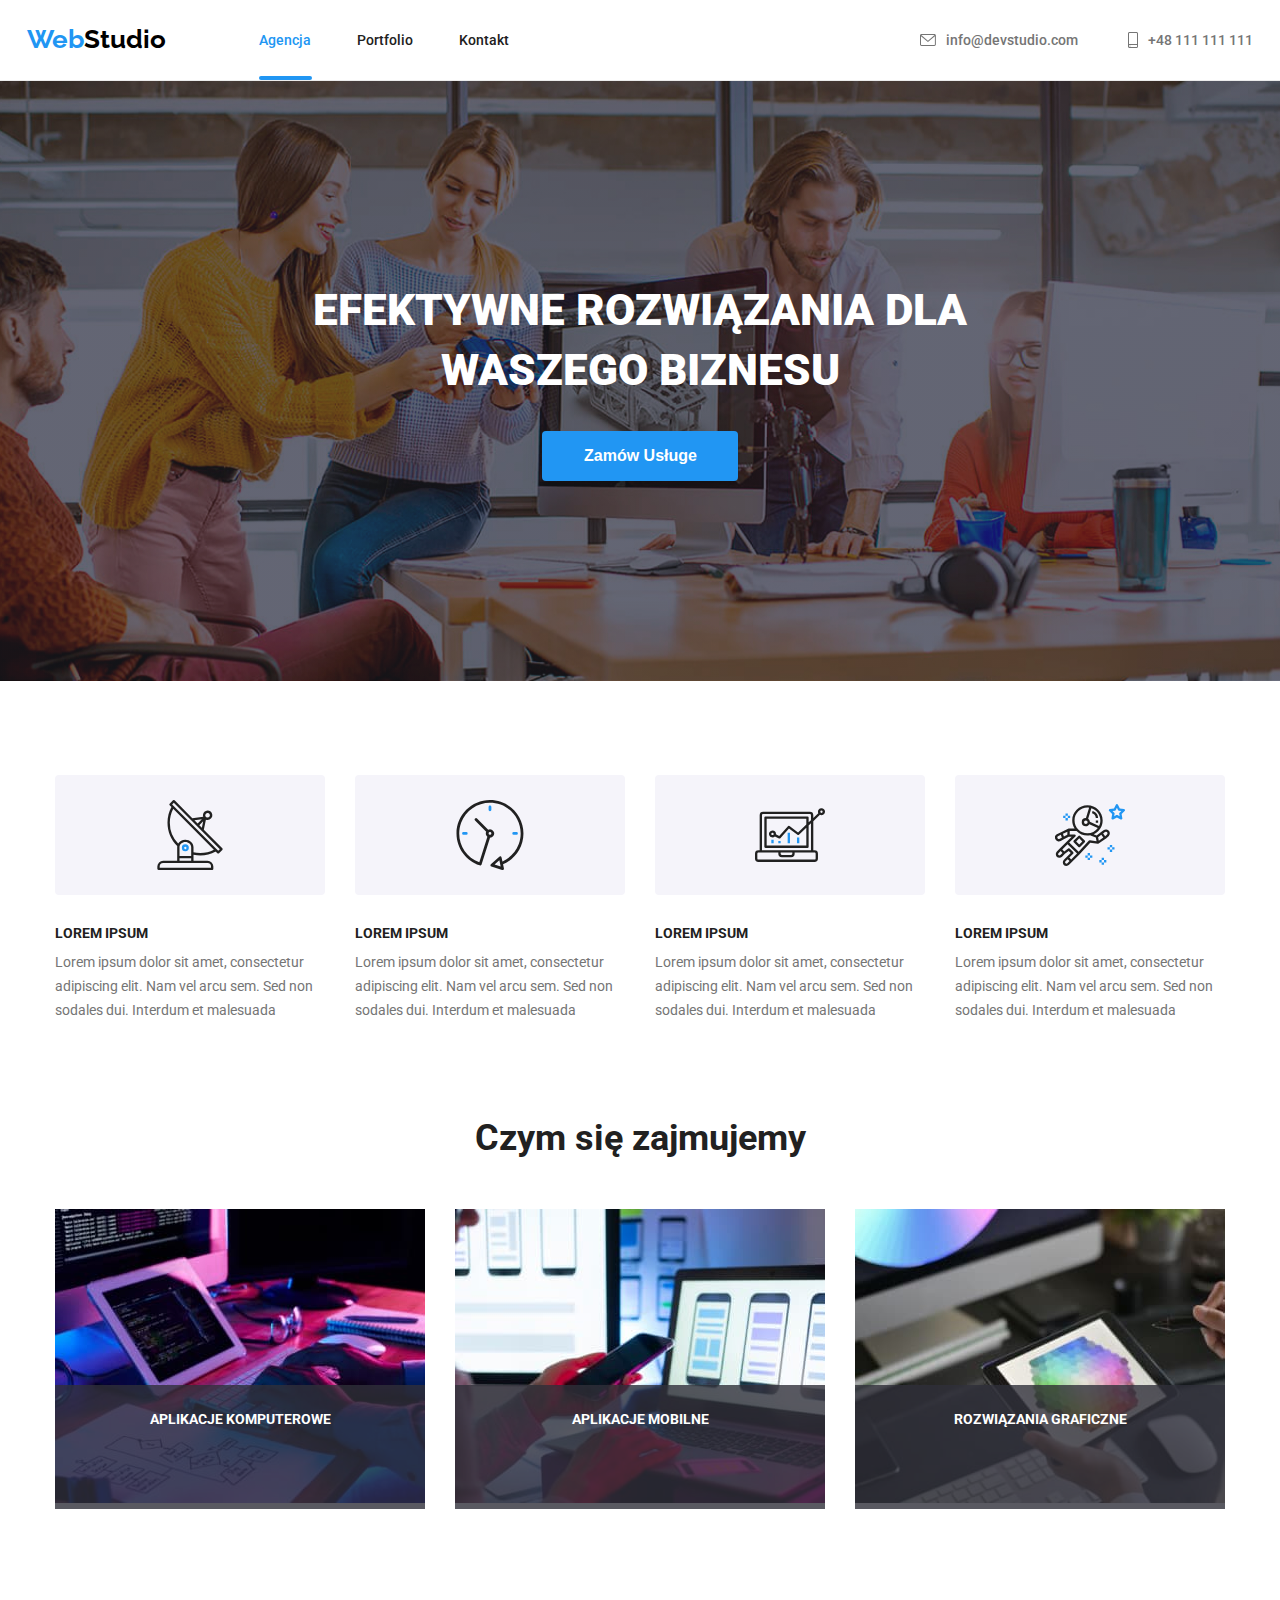
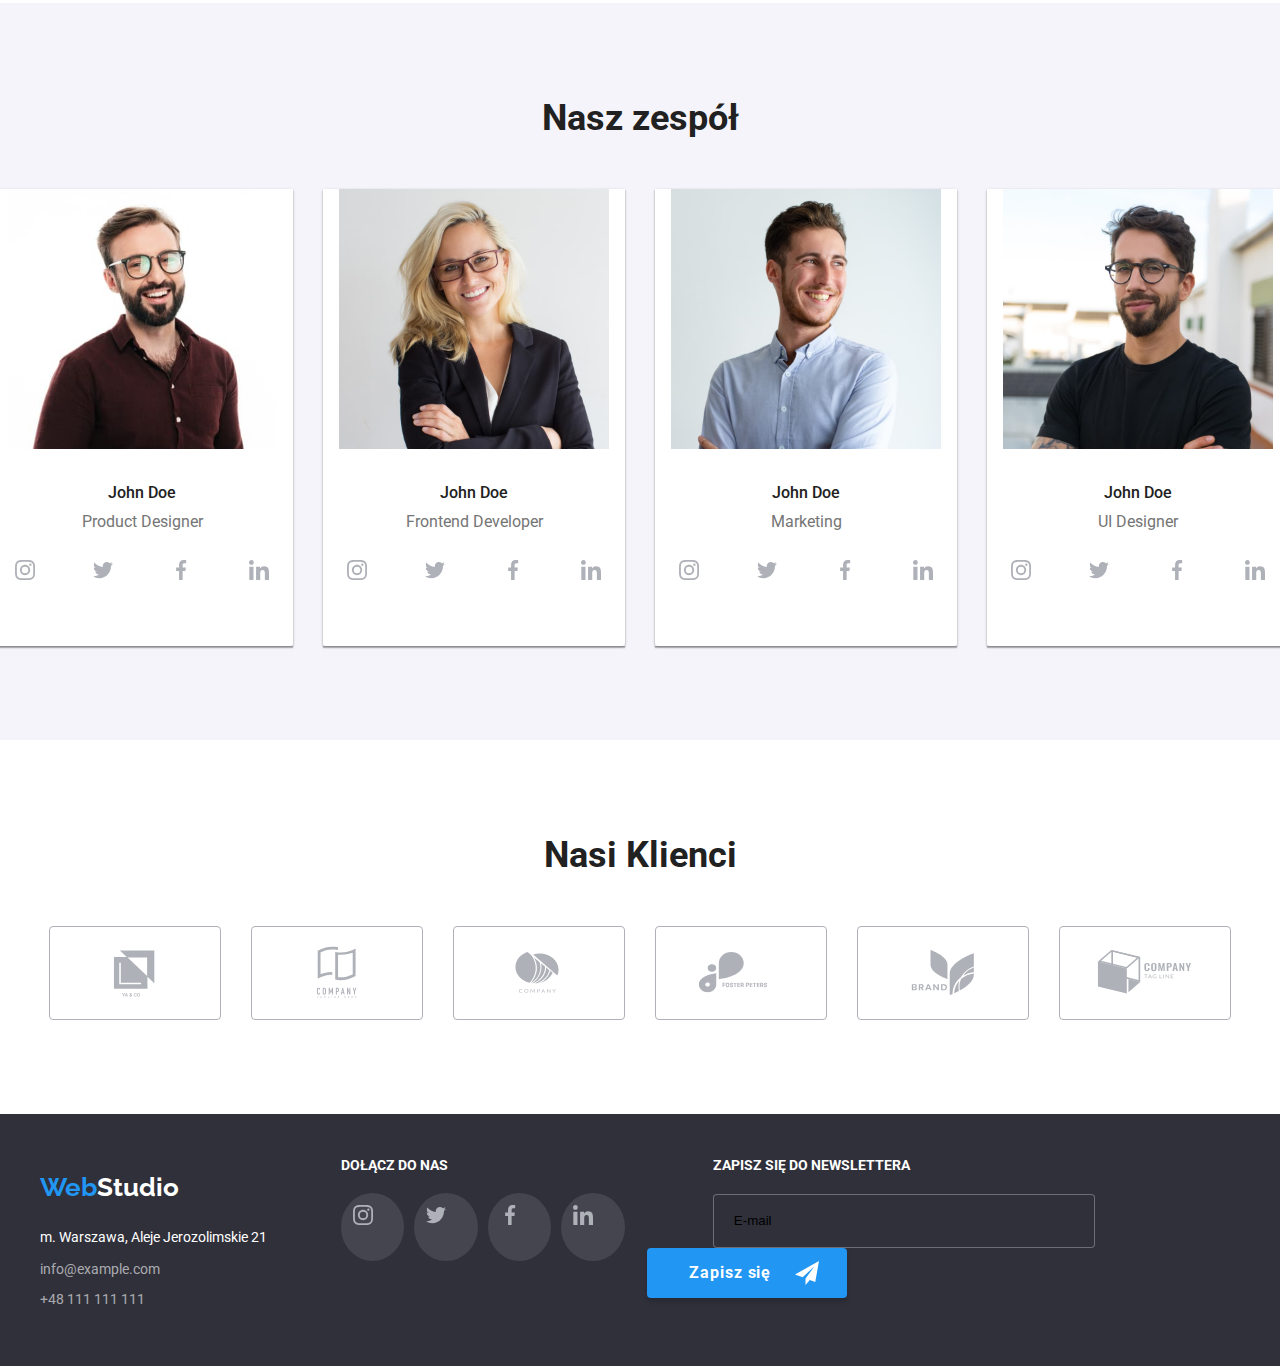
<file: index.html>
<!DOCTYPE html>
<html lang="pl">
    <head>
        <meta charset="UTF-8" />
        <meta http-equiv="X-UA-Compatible" content="IE=edge" />
        <meta name="viewport" content="width=device-width, initial-scale=1.0" />
        <title>Zadanie-6</title>
        <link
            rel="stylesheet"
            href="https://cdnjs.cloudflare.com/ajax/libs/modern-normalize/1.1.0/modern-normalize.min.css"
            integrity="sha512-wpPYUAdjBVSE4KJnH1VR1HeZfpl1ub8YT/NKx4PuQ5NmX2tKuGu6U/JRp5y+Y8XG2tV+wKQpNHVUX03MfMFn9Q=="
            crossorigin="anonymous"
            referrerpolicy="no-referrer"
        />
        <link rel="preconnect" href="https://fonts.googleapis.com" />
        <link rel="preconnect" href="https://fonts.gstatic.com" crossorigin />
        <link
            href="https://fonts.googleapis.com/css2?family=Raleway:wght@700&family=Roboto:wght@400;500;700;900&display=swap"
            rel="stylesheet"
        />
        <link rel="stylesheet" href="./css/styles.css" />
    </head>
    <body>
        <header class="header-border">
            <div class="container">
                <a href="./index.html"
                    ><span class="web-logo">Web</span
                    ><span class="studio-logo">Studio</span></a
                >

                <nav>
                    <ul class="nav-section">
                        <li class="nav-selection">
                            <a class="nav-link nav-active" href="./index.html"
                                >Agencja</a
                            >
                        </li>
                        <li>
                            <a class="nav-link" href="./portfolio.html"
                                >Portfolio</a
                            >
                        </li>
                        <li><a class="nav-link" href="#">Kontakt</a></li>
                    </ul>
                </nav>
                <ul class="header-contact">
                    <li>
                        <a
                            class="contact phone-envelope"
                            href="mailto:info@devstudio.com"
                            ><svg width="16px" height="12px">
                                <use
                                    href="./images/icons.svg#icon-envelope"
                                ></use>
                            </svg>
                            info@devstudio.com</a
                        >
                    </li>
                    <li>
                        <a
                            class="contact phone-envelope"
                            href="tel:+48111111111"
                            ><svg width="10px" height="16px">
                                <use
                                    href="./images/icons.svg#icon-smartphone"
                                ></use>
                            </svg>
                            +48&nbsp;111&nbsp;111&nbsp;111</a
                        >
                    </li>
                </ul>
            </div>
        </header>
        <main>
            <section class="main-background main-image">
                <div class="container main-content">
                    <h1 class="main-text">
                        EFEKTYWNE ROZWIĄZANIA DLA WASZEGO BIZNESU
                    </h1>
                    <button
                        data-modal-open
                        class="service-button"
                        type="button"
                    >
                        Zamów Usługe
                    </button>
                    <div class="backdrop is-hidden" data-modal>
                        <div class="modal">
                            <button
                                class="close-modal"
                                data-modal-close
                                type="button"
                            >
                                <svg width="18px" height="18px">
                                    <use
                                        href="./images/icons.svg#icon-close"
                                    ></use>
                                </svg>
                            </button>
                            <p>Zostaw swoje dane w formularzu poniżej</p>
                            <form>
                                <label>
                                    <span class="input-title">Imię</span>
                                    <input
                                        type="text"
                                        name="Imie"
                                        class="modal-input"
                                    />
                                    <svg
                                        class="icon-label"
                                        width="18px"
                                        height="18px"
                                    >
                                        <use
                                            href="./images/icons.svg#icon-person-black"
                                        ></use>
                                    </svg>
                                </label>
                                <label>
                                    <span class="input-title">Telefon</span>
                                    <input
                                        type="tel"
                                        name="telefon"
                                        class="modal-input"
                                    />
                                    <svg
                                        class="icon-label"
                                        width="18px"
                                        height="18px"
                                    >
                                        <use
                                            href="./images/icons.svg#icon-phone-black"
                                        ></use>
                                    </svg>
                                </label>
                                <label>
                                    <span class="input-title">Email</span>
                                    <input
                                        type="email"
                                        name="email"
                                        class="modal-input"
                                    />
                                    <svg
                                        class="icon-label"
                                        width="18px"
                                        height="18px"
                                    >
                                        <use
                                            href="./images/icons.svg#icon-email-black"
                                        ></use>
                                    </svg>
                                </label>
                                <label>
                                    <span class="input-title">Komentarz</span>
                                    <textarea
                                        class="input-comment"
                                        name="comment"
                                        placeholder="Wprowadz tekst"
                                    ></textarea>
                                </label>
                                <label class="accept-text">
                                    <div class="check-box">
                                        <input type="checkbox" name="accept" />
                                        <span class="modal-check"> </span>
                                        <span>
                                            Oświadczam iż akceptuję
                                            <a class="modal-accept" href="#"
                                                >Regulamin</a
                                            >
                                            i
                                            <a class="modal-accept" href="#"
                                                >Politykę Prywatności.</a
                                            >
                                        </span>
                                    </div>
                                </label>
                                <button type="submit" class="submit-modal">
                                    Wyślij
                                </button>
                            </form>
                        </div>
                    </div>
                </div>
            </section>
            <section class="section">
                <div class="container">
                    <ul class="body-contents">
                        <li>
                            <div class="lorem-icon">
                                <svg width="70px" height="70px">
                                    <use
                                        href="./images/icons.svg#icon-antenna"
                                    ></use>
                                </svg>
                            </div>
                            <h4>LOREM IPSUM</h4>
                            <p>
                                Lorem ipsum dolor sit amet, consectetur
                                adipiscing elit. Nam vel arcu sem. Sed non
                                sodales dui. Interdum et malesuada
                            </p>
                        </li>
                        <li>
                            <div class="lorem-icon">
                                <svg width="70px" height="70px">
                                    <use
                                        href="./images/icons.svg#icon-clock"
                                    ></use>
                                </svg>
                            </div>
                            <h4>LOREM IPSUM</h4>
                            <p>
                                Lorem ipsum dolor sit amet, consectetur
                                adipiscing elit. Nam vel arcu sem. Sed non
                                sodales dui. Interdum et malesuada
                            </p>
                        </li>
                        <li>
                            <div class="lorem-icon">
                                <svg width="70px" height="70px">
                                    <use
                                        href="./images/icons.svg#icon-diagram"
                                    ></use>
                                </svg>
                            </div>
                            <h4>LOREM IPSUM</h4>
                            <p>
                                Lorem ipsum dolor sit amet, consectetur
                                adipiscing elit. Nam vel arcu sem. Sed non
                                sodales dui. Interdum et malesuada
                            </p>
                        </li>
                        <li>
                            <div class="lorem-icon">
                                <svg width="70px" height="70px">
                                    <use
                                        href="./images/icons.svg#icon-astronaut"
                                    ></use>
                                </svg>
                            </div>
                            <h4>LOREM IPSUM</h4>
                            <p>
                                Lorem ipsum dolor sit amet, consectetur
                                adipiscing elit. Nam vel arcu sem. Sed non
                                sodales dui. Interdum et malesuada
                            </p>
                        </li>
                    </ul>
                </div>
            </section>
            <section class="section no-padding">
                <div class="container main-content">
                    <h2 class="present-and-team-title">Czym się zajmujemy</h2>
                    <ul class="what-we-do">
                        <li>
                            <figure class="wwd-title">
                                <img
                                    src="./images/image1.jpg"
                                    alt="programista-kodujący-program"
                                    width="370"
                                    height="294"
                                />
                                <figcaption class="wwd-img-title">
                                    APLIKACJE KOMPUTEROWE
                                </figcaption>
                            </figure>
                        </li>
                        <li>
                            <figure class="wwd-title">
                                <img
                                    src="./images/image2.jpg"
                                    alt="projektant-pracujący-nad-aplikacją-na-telefon"
                                    width="370"
                                    height="294"
                                />
                                <figcaption class="wwd-img-title">
                                    APLIKACJE MOBILNE
                                </figcaption>
                            </figure>
                        </li>
                        <li>
                            <figure class="wwd-title">
                                <img
                                    src="./images/image3.jpg"
                                    alt="designer-pracujący-nad-kolorystyką-strony"
                                    width="370"
                                    height="294"
                                />
                                <figcaption class="wwd-img-title">
                                    ROZWIĄZANIA GRAFICZNE
                                </figcaption>
                            </figure>
                        </li>
                    </ul>
                </div>
            </section>
            <section class="team-backgroud section">
                <div class="container main-content">
                    <h2 class="present-and-team-title">Nasz zespół</h2>
                    <ul class="image-title">
                        <li class="our-team-shadow">
                            <figure class="team-border">
                                <img
                                    src="./images/image4.jpg"
                                    alt="Product-Designer"
                                    width="270"
                                    height="260"
                                />
                                <figcaption>
                                    <h4>John Doe</h4>
                                    <p>Product Designer</p>
                                    <div class="social-section">
                                        <a class="social-icon-box" href="#">
                                            <svg width="20px" height="20px">
                                                <use
                                                    href="./images/icons.svg#icon-instagram"
                                                ></use>
                                            </svg>
                                        </a>
                                        <a class="social-icon-box" href="#">
                                            <svg width="20px" height="20px">
                                                <use
                                                    href="./images/icons.svg#icon-twitter"
                                                ></use>
                                            </svg>
                                        </a>
                                        <a class="social-icon-box" href="#">
                                            <svg width="20px" height="20px">
                                                <use
                                                    href="./images/icons.svg#icon-facebook"
                                                ></use>
                                            </svg>
                                        </a>
                                        <a class="social-icon-box" href="#">
                                            <svg width="20px" height="20px">
                                                <use
                                                    href="./images/icons.svg#icon-linkedin"
                                                ></use>
                                            </svg>
                                        </a>
                                    </div>
                                </figcaption>
                            </figure>
                        </li>
                        <li class="our-team-shadow">
                            <figure class="team-border">
                                <img
                                    src="./images/image5.jpg"
                                    alt="Frontend Developer"
                                    width="270"
                                    height="260"
                                />
                                <figcaption>
                                    <h4>John Doe</h4>
                                    <p>Frontend Developer</p>
                                    <div class="social-section">
                                        <a class="social-icon-box" href="#">
                                            <svg width="20px" height="20px">
                                                <use
                                                    href="./images/icons.svg#icon-instagram"
                                                ></use>
                                            </svg>
                                        </a>
                                        <a class="social-icon-box" href="#">
                                            <svg width="20px" height="20px">
                                                <use
                                                    href="./images/icons.svg#icon-twitter"
                                                ></use>
                                            </svg>
                                        </a>
                                        <a class="social-icon-box" href="#">
                                            <svg width="20px" height="20px">
                                                <use
                                                    href="./images/icons.svg#icon-facebook"
                                                ></use>
                                            </svg>
                                        </a>
                                        <a class="social-icon-box" href="#">
                                            <svg width="20px" height="20px">
                                                <use
                                                    href="./images/icons.svg#icon-linkedin"
                                                ></use>
                                            </svg>
                                        </a>
                                    </div>
                                </figcaption>
                            </figure>
                        </li>
                        <li class="our-team-shadow">
                            <figure class="team-border">
                                <img
                                    src="./images/image6.jpg"
                                    alt="Marketing"
                                    width="270"
                                    height="260"
                                />
                                <figcaption>
                                    <h4>John Doe</h4>
                                    <p>Marketing</p>
                                    <div class="social-section">
                                        <a class="social-icon-box" href="#">
                                            <svg width="20px" height="20px">
                                                <use
                                                    href="./images/icons.svg#icon-instagram"
                                                ></use>
                                            </svg>
                                        </a>
                                        <a class="social-icon-box" href="#">
                                            <svg width="20px" height="20px">
                                                <use
                                                    href="./images/icons.svg#icon-twitter"
                                                ></use>
                                            </svg>
                                        </a>
                                        <a class="social-icon-box" href="#">
                                            <svg width="20px" height="20px">
                                                <use
                                                    href="./images/icons.svg#icon-facebook"
                                                ></use>
                                            </svg>
                                        </a>
                                        <a class="social-icon-box" href="#">
                                            <svg width="20px" height="20px">
                                                <use
                                                    href="./images/icons.svg#icon-linkedin"
                                                ></use>
                                            </svg>
                                        </a>
                                    </div>
                                </figcaption>
                            </figure>
                        </li>
                        <li class="our-team-shadow">
                            <figure class="team-border">
                                <img
                                    src="./images/image7.jpg"
                                    alt="UI Designer"
                                    width="270"
                                    height="260"
                                />
                                <figcaption>
                                    <h4>John Doe</h4>
                                    <p>UI Designer</p>
                                    <div class="social-section">
                                        <a class="social-icon-box" href="#">
                                            <svg width="20px" height="20px">
                                                <use
                                                    href="./images/icons.svg#icon-instagram"
                                                ></use>
                                            </svg>
                                        </a>
                                        <a class="social-icon-box" href="#">
                                            <svg width="20px" height="20px">
                                                <use
                                                    href="./images/icons.svg#icon-twitter"
                                                ></use>
                                            </svg>
                                        </a>
                                        <a class="social-icon-box" href="#">
                                            <svg width="20px" height="20px">
                                                <use
                                                    href="./images/icons.svg#icon-facebook"
                                                ></use>
                                            </svg>
                                        </a>
                                        <a class="social-icon-box" href="#">
                                            <svg width="20px" height="20px">
                                                <use
                                                    href="./images/icons.svg#icon-linkedin"
                                                ></use>
                                            </svg>
                                        </a>
                                    </div>
                                </figcaption>
                            </figure>
                        </li>
                    </ul>
                </div>
            </section>
            <section class="section">
                <div class="container main-content">
                    <h2 class="present-and-team-title">Nasi Klienci</h2>
                    <div class="our-client-section">
                        <a class="our-client" href="#">
                            <svg width="106px" height="60.04px">
                                <use href="./images/icons.svg#icon-logo"></use>
                            </svg>
                        </a>
                        <a class="our-client" href="#">
                            <svg width="106px" height="60.04px">
                                <use href="./images/icons.svg#icon-logo2"></use>
                            </svg>
                        </a>
                        <a class="our-client" href="#">
                            <svg width="106px" height="60.04px">
                                <use href="./images/icons.svg#icon-logo3"></use>
                            </svg>
                        </a>
                        <a class="our-client" href="#">
                            <svg width="106px" height="60.04px">
                                <use href="./images/icons.svg#icon-logo4"></use>
                            </svg>
                        </a>
                        <a class="our-client" href="#">
                            <svg width="106px" height="60.04px">
                                <use href="./images/icons.svg#icon-logo5"></use>
                            </svg>
                        </a>
                        <a class="our-client" href="#">
                            <svg width="106px" height="60.04px">
                                <use href="./images/icons.svg#icon-logo6"></use>
                            </svg>
                        </a>
                    </div>
                </div>
            </section>
            <script src="./js/modal.js"></script>
        </main>
        <footer class="footer-background">
            <div class="container footer">
                <div class="footer-section">
                    <address>
                        <a href="./index.html">
                            <span class="web-logo">Web</span
                            ><span class="studio-logo-ft">Studio</span></a
                        >
                        <p class="footer-adress">
                            m. Warszawa, Aleje Jerozolimskie 21
                        </p>
                        <p class="footer-contact">info@example.com</p>
                        <p class="footer-contact">
                            +48&nbsp;111&nbsp;111&nbsp;111
                        </p>
                    </address>
                    <div class="footer">
                        <h3 class="join-us">DOŁĄCZ DO NAS</h3>
                        <div class="social-footer">
                            <a class="social-icon-box-ft" href="#">
                                <svg width="20px" height="20px">
                                    <use
                                        href="./images/icons.svg#icon-instagram"
                                    ></use>
                                </svg>
                            </a>
                            <a class="social-icon-box-ft" href="#">
                                <svg width="20px" height="20px">
                                    <use
                                        href="./images/icons.svg#icon-twitter"
                                    ></use>
                                </svg>
                            </a>
                            <a class="social-icon-box-ft" href="#">
                                <svg width="20px" height="20px">
                                    <use
                                        href="./images/icons.svg#icon-facebook"
                                    ></use>
                                </svg>
                            </a>
                            <a class="social-icon-box-ft" href="#">
                                <svg width="20px" height="20px">
                                    <use
                                        href="./images/icons.svg#icon-linkedin"
                                    ></use>
                                </svg>
                            </a>
                            <div class="footer">
                                <h3 class="newsletter">
                                    ZAPISZ SIĘ DO NEWSLETTERA
                                </h3>
                                <form>
                                    <label>
                                        <input
                                            class="news-label"
                                            type="email"
                                            name="email"
                                            placeholder="E-mail"
                                        />
                                    </label>
                                    <button type="submit" class="zs-button">
                                        Zapisz się
                                        <svg
                                            class="send-icon"
                                            width="24px"
                                            height="24px"
                                        >
                                            <use
                                                href="./images/icons.svg#icon-icon-send"
                                            ></use>
                                        </svg>
                                    </button>
                                </form>
                            </div>
                        </div>
                    </div>
                </div>
            </div>
        </footer>
    </body>
</html>
</file>
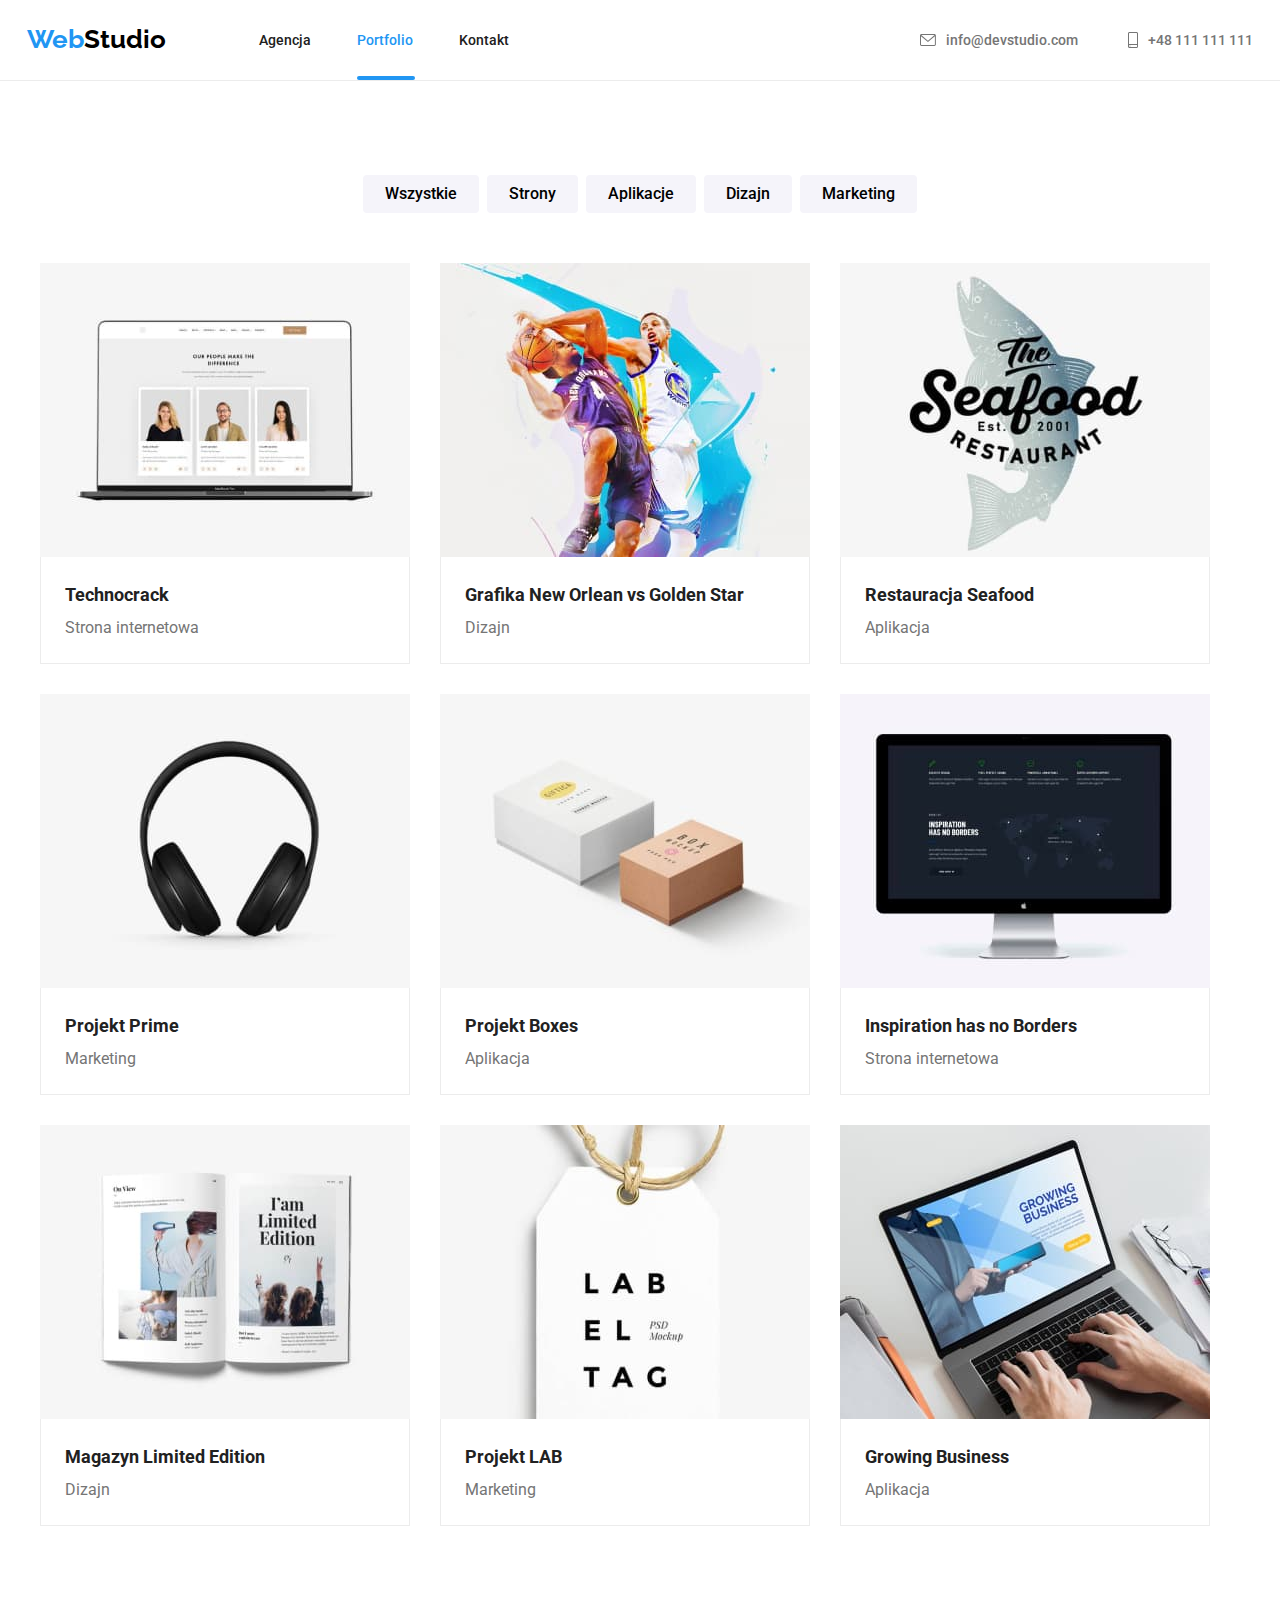
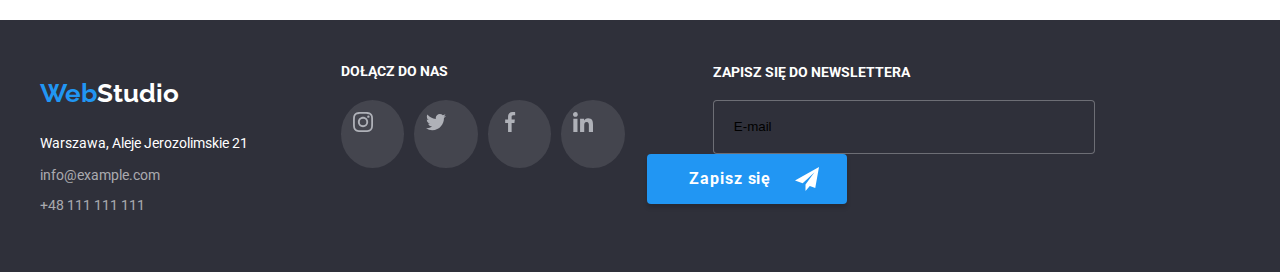
<file: portfolio.html>
<!DOCTYPE html>
<html lang="pl">
    <head>
        <meta charset="UTF-8" />
        <meta http-equiv="X-UA-Compatible" content="IE=edge" />
        <meta name="viewport" content="width=device-width, initial-scale=1.0" />
        <title>Portfolio</title>
        <link
            rel="stylesheet"
            href="https://cdnjs.cloudflare.com/ajax/libs/modern-normalize/1.1.0/modern-normalize.min.css"
            integrity="sha512-wpPYUAdjBVSE4KJnH1VR1HeZfpl1ub8YT/NKx4PuQ5NmX2tKuGu6U/JRp5y+Y8XG2tV+wKQpNHVUX03MfMFn9Q=="
            crossorigin="anonymous"
            referrerpolicy="no-referrer"
        />
        <link rel="preconnect" href="https://fonts.googleapis.com" />
        <link rel="preconnect" href="https://fonts.gstatic.com" crossorigin />
        <link
            href="https://fonts.googleapis.com/css2?family=Raleway:wght@700&family=Roboto:wght@400;500;700;900&display=swap"
            rel="stylesheet"
        />
        <link rel="stylesheet" href="./css/styles.css" />
    </head>
    <body>
        <header class="header-border">
            <div class="container">
                <a href="./index.html"
                    ><span class="web-logo">Web</span
                    ><span class="studio-logo">Studio</span></a
                >
                <nav>
                    <ul class="nav-section">
                        <li>
                            <a class="nav-link" href="./index.html">Agencja</a>
                        </li>
                        <li class="nav-selection2">
                            <a
                                class="nav-link nav-active"
                                href="./portfolio.html"
                                >Portfolio</a
                            >
                        </li>
                        <li><a class="nav-link" href="#">Kontakt</a></li>
                    </ul>
                </nav>
                <ul class="header-contact">
                    <li>
                        <a
                            class="contact phone-envelope"
                            href="mailto:info@devstudio.com"
                            ><svg width="16px" height="12px">
                                <use
                                    href="./images/icons.svg#icon-envelope"
                                ></use>
                            </svg>
                            info@devstudio.com</a
                        >
                    </li>
                    <li>
                        <a
                            class="contact phone-envelope"
                            href="tel:+48111111111"
                            ><svg width="10px" height="16px">
                                <use
                                    href="./images/icons.svg#icon-smartphone"
                                ></use>
                            </svg>
                            +48&nbsp;111&nbsp;111&nbsp;111</a
                        >
                    </li>
                </ul>
            </div>
        </header>
        <main>
            <!-- filters -->
            <section class="section">
                <div class="container main-content">
                    <ul class="filter">
                        <li>
                            <button class="filters-button" type="button">
                                Wszystkie
                            </button>
                        </li>
                        <li>
                            <button class="filters-button" type="button">
                                Strony
                            </button>
                        </li>
                        <li>
                            <button class="filters-button" type="button">
                                Aplikacje
                            </button>
                        </li>
                        <li>
                            <button class="filters-button" type="button">
                                Dizajn
                            </button>
                        </li>
                        <li>
                            <button class="filters-button" type="button">
                                Marketing
                            </button>
                        </li>
                    </ul>
                </div>
                <!-- pottfolio-section -->
                <div class="container">
                    <ul class="image-portfolio">
                        <li class="img-shadow">
                            <figure>
                                <div
                                    class="img-portfolio-container"
                                    tabindex="0"
                                >
                                    <img
                                        class="no-gap"
                                        src="./images/portfolio1.jpg"
                                        alt="laptop-with-open-website"
                                        width="370"
                                        height="294"
                                    />
                                    <p class="img-portfolio-description">
                                        Technocrack jest popularną platformą
                                        wykorzystywaną do rozpowszechniania
                                        koronawirusa. Firmy wykorzystują tę
                                        platformę do celów szpiegowskich i
                                        ataków na niezabezpieczone serwery
                                        konkurencji
                                    </p>
                                </div>
                                <figcaption class="portfolio-title-space">
                                    <h4>Technocrack</h4>
                                    <span>Strona internetowa</span>
                                </figcaption>
                            </figure>
                        </li>
                        <li class="img-shadow">
                            <figure>
                                <div
                                    class="img-portfolio-container"
                                    tabindex="0"
                                >
                                    <img
                                        class="no-gap"
                                        src="./images/portfolio2.jpg"
                                        alt="Image-new-orlean-vs-golden-star"
                                        width="370"
                                        height="294"
                                    />
                                    <p class="img-portfolio-description">
                                        Technocrack jest popularną platformą
                                        wykorzystywaną do rozpowszechniania
                                        koronawirusa. Firmy wykorzystują tę
                                        platformę do celów szpiegowskich i
                                        ataków na niezabezpieczone serwery
                                        konkurencji
                                    </p>
                                </div>
                                <figcaption class="portfolio-title-space">
                                    <h4>Grafika New Orlean vs Golden Star</h4>
                                    <span>Dizajn</span>
                                </figcaption>
                            </figure>
                        </li>
                        <li class="img-shadow">
                            <figure>
                                <div
                                    class="img-portfolio-container"
                                    tabindex="0"
                                >
                                    <img
                                        class="no-gap"
                                        src="./images/portfolio3.jpg"
                                        alt="seafood-restaurant-logo"
                                        width="370"
                                        height="294"
                                    />
                                    <p class="img-portfolio-description">
                                        Technocrack jest popularną platformą
                                        wykorzystywaną do rozpowszechniania
                                        koronawirusa. Firmy wykorzystują tę
                                        platformę do celów szpiegowskich i
                                        ataków na niezabezpieczone serwery
                                        konkurencji
                                    </p>
                                </div>
                                <figcaption class="portfolio-title-space">
                                    <h4>Restauracja Seafood</h4>
                                    <span>Aplikacja</span>
                                </figcaption>
                            </figure>
                        </li>
                        <li class="img-shadow">
                            <figure>
                                <div
                                    class="img-portfolio-container"
                                    tabindex="0"
                                >
                                    <img
                                        class="no-gap"
                                        src="./images/portfolio4.jpg"
                                        alt="headphones"
                                        width="370"
                                        height="294"
                                    />
                                    <p class="img-portfolio-description">
                                        Technocrack jest popularną platformą
                                        wykorzystywaną do rozpowszechniania
                                        koronawirusa. Firmy wykorzystują tę
                                        platformę do celów szpiegowskich i
                                        ataków na niezabezpieczone serwery
                                        konkurencji
                                    </p>
                                </div>
                                <figcaption class="portfolio-title-space">
                                    <h4>Projekt Prime</h4>
                                    <span>Marketing</span>
                                </figcaption>
                            </figure>
                        </li>
                        <li class="img-shadow">
                            <figure>
                                <div
                                    class="img-portfolio-container"
                                    tabindex="0"
                                >
                                    <img
                                        class="no-gap"
                                        src="./images/portfolio5.jpg"
                                        alt="white=and=brown-boxes"
                                        width="370"
                                        height="294"
                                    />
                                    <p class="img-portfolio-description">
                                        Technocrack jest popularną platformą
                                        wykorzystywaną do rozpowszechniania
                                        koronawirusa. Firmy wykorzystują tę
                                        platformę do celów szpiegowskich i
                                        ataków na niezabezpieczone serwery
                                        konkurencji
                                    </p>
                                </div>
                                <figcaption class="portfolio-title-space">
                                    <h4>Projekt Boxes</h4>
                                    <span>Aplikacja</span>
                                </figcaption>
                            </figure>
                        </li>
                        <li class="img-shadow">
                            <figure>
                                <div
                                    class="img-portfolio-container"
                                    tabindex="0"
                                >
                                    <img
                                        class="no-gap"
                                        src="./images/portfolio6.jpg"
                                        alt="monitor=with-open-website"
                                        width="370"
                                        height="294"
                                    />
                                    <p class="img-portfolio-description">
                                        Technocrack jest popularną platformą
                                        wykorzystywaną do rozpowszechniania
                                        koronawirusa. Firmy wykorzystują tę
                                        platformę do celów szpiegowskich i
                                        ataków na niezabezpieczone serwery
                                        konkurencji
                                    </p>
                                </div>
                                <figcaption class="portfolio-title-space">
                                    <h4>Inspiration has no Borders</h4>
                                    <span>Strona internetowa</span>
                                </figcaption>
                            </figure>
                        </li>
                        <li class="img-shadow">
                            <figure>
                                <div
                                    class="img-portfolio-container"
                                    tabindex="0"
                                >
                                    <img
                                        class="no-gap"
                                        src="./images/portfolio7.jpg"
                                        alt="limited-edition-magazine"
                                        width="370"
                                        height="294"
                                    />
                                    <p class="img-portfolio-description">
                                        Technocrack jest popularną platformą
                                        wykorzystywaną do rozpowszechniania
                                        koronawirusa. Firmy wykorzystują tę
                                        platformę do celów szpiegowskich i
                                        ataków na niezabezpieczone serwery
                                        konkurencji
                                    </p>
                                </div>
                                <figcaption class="portfolio-title-space">
                                    <h4>Magazyn Limited Edition</h4>
                                    <span>Dizajn</span>
                                </figcaption>
                            </figure>
                        </li>
                        <li class="img-shadow">
                            <figure>
                                <div
                                    class="img-portfolio-container"
                                    tabindex="0"
                                >
                                    <img
                                        class="no-gap"
                                        src="./images/portfolio8.jpg"
                                        alt="white=pendant-lab-el-tag"
                                        width="370"
                                        height="294"
                                    />
                                    <p class="img-portfolio-description">
                                        Technocrack jest popularną platformą
                                        wykorzystywaną do rozpowszechniania
                                        koronawirusa. Firmy wykorzystują tę
                                        platformę do celów szpiegowskich i
                                        ataków na niezabezpieczone serwery
                                        konkurencji
                                    </p>
                                </div>
                                <figcaption class="portfolio-title-space">
                                    <h4>Projekt LAB</h4>
                                    <span>Marketing</span>
                                </figcaption>
                            </figure>
                        </li>
                        <li class="img-shadow">
                            <figure>
                                <div
                                    class="img-portfolio-container"
                                    tabindex="0"
                                >
                                    <img
                                        class="no-gap"
                                        src="./images/portfolio9.jpg"
                                        alt="man-typing-on-laptop"
                                        width="370"
                                        height="294"
                                    />
                                    <p class="img-portfolio-description">
                                        Technocrack jest popularną platformą
                                        wykorzystywaną do rozpowszechniania
                                        koronawirusa. Firmy wykorzystują tę
                                        platformę do celów szpiegowskich i
                                        ataków na niezabezpieczone serwery
                                        konkurencji
                                    </p>
                                </div>
                                <figcaption class="portfolio-title-space">
                                    <h4>Growing Business</h4>
                                    <span>Aplikacja</span>
                                </figcaption>
                            </figure>
                        </li>
                    </ul>
                </div>
            </section>
        </main>
        <footer class="footer-background">
            <div class="container footer">
                <div class="footer-section">
                    <address>
                        <a href="./index.html">
                            <span class="web-logo">Web</span
                            ><span class="studio-logo-ft">Studio</span></a
                        >
                        <p class="footer-adress">
                            Warszawa, Aleje Jerozolimskie 21
                        </p>
                        <p class="footer-contact">info@example.com</p>
                        <p class="footer-contact">
                            +48&nbsp;111&nbsp;111&nbsp;111
                        </p>
                    </address>
                    <div class="footer">
                        <h3 class="join-us">DOŁĄCZ DO NAS</h3>
                        <div class="social-footer">
                            <a class="social-icon-box-ft" href="#">
                                <svg width="20px" height="20px">
                                    <use
                                        href="./images/icons.svg#icon-instagram"
                                    ></use>
                                </svg>
                            </a>
                            <a class="social-icon-box-ft" href="#">
                                <svg width="20px" height="20px">
                                    <use
                                        href="./images/icons.svg#icon-twitter"
                                    ></use>
                                </svg>
                            </a>
                            <a class="social-icon-box-ft" href="#">
                                <svg width="20px" height="20px">
                                    <use
                                        href="./images/icons.svg#icon-facebook"
                                    ></use>
                                </svg>
                            </a>
                            <a class="social-icon-box-ft" href="#">
                                <svg width="20px" height="20px">
                                    <use
                                        href="./images/icons.svg#icon-linkedin"
                                    ></use>
                                </svg>
                            </a>
                            <div class="footer">
                                <h3 class="newsletter">
                                    ZAPISZ SIĘ DO NEWSLETTERA
                                </h3>
                                <form>
                                    <label>
                                        <input
                                            class="news-label"
                                            type="email"
                                            name="email"
                                            placeholder="E-mail"
                                        />
                                    </label>
                                    <button type="submit" class="zs-button">
                                        Zapisz się
                                        <svg
                                            class="send-icon"
                                            width="24px"
                                            height="24px"
                                        >
                                            <use
                                                href="./images/icons.svg#icon-icon-send"
                                            ></use>
                                        </svg>
                                    </button>
                                </form>
                            </div>
                        </div>
                    </div>
                </div>
            </div>
        </footer>
    </body>
</html>
</file>
<file: css/styles.css>
* {
    margin: 0;
}
ul {
    list-style-type: none;
}
button {
    border: none;
    border-radius: 4px;
}
a {
    text-decoration: none;
}
.container {
    display: flex;
    align-items: center;
    width: 1200px;
    margin: 0 auto;
    padding: 0 15px;
    justify-content: center;
}

body {
    font-family: "Roboto", "sans-serif";
    color: var(--nav-color);
    font-weight: 700;
    font-size: 14px;
    line-height: 1.46;
    margin: 0 auto;
    letter-spacing: 3%;
}
:root {
    --main-text-ft-active-bg-color: #ffffff;
    --sub-title-and-contact-color: #757575;
    --active-link-and-button-bg-color: #2196f3;
    --nav-color: #212121;
    --main-and-ft-bg-color: #2f303a;
    --team-and-filter-button-bg-color: #f5f4fa;
    --ft-contact-color: rgba(255, 255, 255, 0.6);
    --logo-color: #000000;
    --border-color: #ececec;
    --social-color: #afb1b8;
}
.body-contents {
    display: flex;
    justify-content: center;
    column-gap: 30px;
}
.icon {
    background-color: var(--team-and-filter-button-bg-color);
}
.body-contents p,
span {
    color: var(--sub-title-and-contact-color);
    width: 270px;
    font-weight: 400;
    font-size: 14px;
    line-height: 1.71;
}
.body-contents h4 {
    font-weight: 700;
    width: 270px;
    font-size: 14px;
    line-height: 1.17;
    margin-bottom: 10px;
}
.main-background {
    background-color: var(--main-and-ft-bg-color);
    padding-top: 200px;
    padding-bottom: 200px;
}
.team-backgroud {
    background-color: var(--team-and-filter-button-bg-color);
}
.footer-background {
    background-color: var(--main-and-ft-bg-color);
    height: 252px;
    display: flex;
}
.main-text {
    color: var(--main-text-ft-active-bg-color);
    font-weight: 900;
    font-size: 44px;
    line-height: 1.36;
    text-align: center;
    width: 696px;
    margin-bottom: 30px;
}
.nav-link {
    color: var(--nav-color);
    font-weight: 500;
    font-size: 14px;
    line-height: 1.17;
    display: flex;
    transition-property: background-color, color;
    transition-duration: 250ms;
    transition-timing-function: (0.4, 0, 0.2, 1);
}
.nav-link:hover,
.nav-link:focus {
    color: var(--active-link-and-button-bg-color);
    background-color: var(--main-text-ft-active-bg-color);
}
.footer-adress {
    color: var(--main-text-ft-active-bg-color);
    font-style: normal;
    font-weight: 400;
    font-size: 14px;
    line-height: 1.71;
    text-align: left;
    margin-top: 20px;
    transition-property: color;
    transition-duration: 250ms;
    transition-timing-function: cubic-bezier(0.4, 0, 0.2, 1);
}
.footer-adress:hover,
.footer-adress:focus {
    color: var(--active-link-and-button-bg-color);
    cursor: pointer;
}
.footer-contact {
    color: var(--ft-contact-color);
    font-weight: 400;
    font-style: normal;
    font-size: 14px;
    line-height: 1.5;
    width: 231px;
    text-align: left;
    margin-top: 9px;
    transition-property: color;
    transition-duration: 250ms;
    transition-timing-function: cubic-bezier(0.4, 0, 0.2, 1);
}
.footer-contact:hover,
.footer-contact:focus {
    color: var(--active-link-and-button-bg-color);
    cursor: pointer;
}
.web-logo {
    font-family: "Raleway", "sans-serif";
    font-style: normal;
    color: var(--active-link-and-button-bg-color);
    font-weight: 700;
    font-size: 26px;
    line-height: 1.19;
    text-align: left;
}
.studio-logo {
    font-family: "Raleway", "sans-serif";
    font-style: normal;
    color: var(--logo-color);
    font-weight: 700;
    font-size: 26px;
    line-height: 1.38;
}
.studio-logo-ft {
    font-family: "Raleway", "sans-serif";
    font-style: normal;
    color: var(--main-text-ft-active-bg-color);
    font-weight: 700;
    font-size: 26px;
    line-height: 1.38;
}
.filters-button {
    font-family: "Roboto", "sans-serif";
    background-color: var(--team-and-filter-button-bg-color);
    font-weight: 500;
    font-size: 16px;
    line-height: 1.62;
    padding: 6px 22px;
    cursor: pointer;
    transition-property: background-color, color, box-shadow;
    transition-duration: 250ms;
    transition-timing-function: cubic-bezier(0.4, 0, 0.2, 1);
}
.filters-button:hover,
.filters-button:focus {
    color: var(--main-text-ft-active-bg-color);
    background-color: var(--active-link-and-button-bg-color);
    box-shadow: 0px 3px 1px rgba(0, 0, 0, 0.1), 0px 1px 2px rgba(0, 0, 0, 0.08),
        0px 2px 2px rgba(0, 0, 0, 0.12);
}
.contact {
    color: var(--sub-title-and-contact-color);
    font-weight: 500;
    font-size: 14px;
    line-height: 1.17;
    text-align: left;
    transition-property: color, fill;
    transition-duration: 250ms;
    transition-timing-function: cubic-bezier(0.4, 0, 0.2, 1);
}
.contact:hover,
.contact:focus {
    color: var(--active-link-and-button-bg-color);
    fill: var(--active-link-and-button-bg-color);
}
.phone-envelope {
    display: flex;
    column-gap: 10px;
    align-items: center;
    fill: var(--sub-title-and-contact-color);
}
.service-button {
    color: var(--main-text-ft-active-bg-color);
    background-color: var(--active-link-and-button-bg-color);
    font-weight: 700;
    font-size: 16px;
    line-height: 1.87;
    padding: 10px 41px 10px 42px;
    cursor: pointer;
    box-shadow: 0px 4px 4px 0px #00000026;
}
.present-and-team-title {
    font-size: 36px;
    line-height: 1.17;
    text-align: center;
    margin-bottom: 50px;
}
.image-title {
    display: flex;
    align-items: center;
    column-gap: 30px;
    text-align: center;
}
.image-title h4 {
    font-weight: 500;
    font-size: 16px;
    line-height: 1.17;
    padding-top: 30px;
    padding-bottom: 10px;
}
.image-title p {
    color: var(--sub-title-and-contact-color);
    font-weight: 400;
    font-size: 16px;
    line-height: 1.17;
    padding-bottom: 16px;
}
.image-portfolio h4 {
    font-size: 18px;
    line-height: 2;
}
.image-portfolio span {
    color: var(--sub-title-and-contact-color);
    font-size: 16px;
    line-height: 1.87;
}
.nav-section {
    display: flex;
    padding: 32px 371px 32px 93px;
    column-gap: 46px;
}
.header-contact {
    display: inline-flex;
    align-items: center;
    column-gap: 50px;
}
.header-contact li {
    display: inline-flex;
    align-items: center;
    justify-content: center;
}
.main-content {
    flex-direction: column;
}
.what-we-do {
    display: flex;
    align-items: center;
    column-gap: 30px;
}
.footer {
    flex-direction: column;
    align-items: flex-start;
    justify-content: center;
}
.filter {
    display: flex;
    column-gap: 8px;
    margin-bottom: 50px;
}
.image-portfolio {
    display: flex;
    flex-wrap: wrap;
    gap: 30px;
}
.header-border {
    border-bottom: 1px solid var(--border-color);
}
.section {
    padding: 94px 0px;
}
.section ul {
    padding-left: 0px;
}
.team-border {
    border-bottom-left-radius: 4px;
    border-bottom-right-radius: 4px;
    box-shadow: 0px 2px 1px 0px #00000033;
    box-shadow: 0px 1px 1px 0px #00000024;
    box-shadow: 0px 1px 3px 0px #0000001f;
    background-color: var(--main-text-ft-active-bg-color);
}
.portfolio-title-space {
    padding: 20px 24px;
    border-left: 1px solid var(--border-color);
    border-right: 1px solid var(--border-color);
    border-bottom: 1px solid var(--border-color);
}
.no-gap {
    display: block;
}
.no-padding {
    padding-top: 0px;
}
.lorem-icon {
    width: 270px;
    height: 120px;
    border-radius: 4px;
    background-color: #f5f4fa;
    margin-bottom: 30px;
    display: flex;
    align-items: center;
    justify-content: center;
}
.social-section {
    display: flex;
    align-items: center;
    justify-content: center;
    padding-bottom: 30px;
    column-gap: 10px;
}
.social-icon-box {
    width: 44px;
    height: 44px;
    fill: var(--social-color);
    border-radius: 50%;
    padding: 12px;
    background-color: var(--main-text-ft-active-bg-color);
    transition-property: background-color, fill;
    transition-duration: 250ms;
    transition-timing-function: cubic-bezier(0.4, 0, 0.2, 1);
}
.social-icon-box:hover,
.social-icon-box:focus,
.social-icon-box-ft:hover,
.social-icon-box-ft:focus {
    background-color: var(--active-link-and-button-bg-color);
    cursor: pointer;
    fill: var(--main-text-ft-active-bg-color);
}
.our-client {
    width: 170px;
    height: 92px;
    border-radius: 4px;
    fill: var(--social-color);
    border: var(--social-color) solid 1px;
    display: flex;
    align-items: center;
    justify-content: center;
    cursor: pointer;
    transition-property: fill, border-color;
    transition-duration: 250ms;
    transition-timing-function: cubic-bezier(0.4, 0, 0.2, 1);
}
.our-client-section {
    display: flex;
    align-items: center;
    column-gap: 30px;
}
.our-client:hover,
.our-client:focus {
    border-color: var(--active-link-and-button-bg-color);
    fill: var(--active-link-and-button-bg-color);
}
.join-us {
    color: var(--main-text-ft-active-bg-color);
    font-weight: 700;
    font-size: 14px;
    line-height: 1.17;
    width: 113px;
    padding-bottom: 20px;
    margin-top: -25px;
}
.social-footer {
    display: flex;
    column-gap: 10px;
}
.social-icon-box-ft {
    width: 44px;
    height: 44px;
    border-radius: 50%;
    padding: 12px;
    fill: var(--social-color);
    background-color: rgba(255, 255, 255, 0.1);
    transition-property: background-color, fill;
    transition-duration: 250ms;
    transition-timing-function: cubic-bezier(0.4, 0, 0.2, 1);
}
.footer-section {
    display: inline-flex;
    align-items: center;
    column-gap: 70px;
}
.main-image {
    background-image: linear-gradient(
            to top,
            rgba(47, 48, 58, 0.4),
            rgba(47, 48, 58, 0.4)
        ),
        url("../images/main-background.jpg");
    background-repeat: no-repeat;
    object-fit: fill;
    background-position: 50% 50%;
}
.img-shadow:hover,
.img-shadow:focus {
    box-shadow: 0px 1px 1px rgba(0, 0, 0, 0.12), 0px 4px 4px rgba(0, 0, 0, 0.06),
        1px 4px 6px rgba(0, 0, 0, 0.16);
    transition-property: box-shadow;
    transition-duration: 250ms;
    transition-timing-function: cubic-bezier(0.4, 0, 0.2, 1);
}
.our-team-shadow {
    box-shadow: 0px 1px 3px rgba(0, 0, 0, 0.12), 0px 1px 1px rgba(0, 0, 0, 0.14),
        0px 2px 1px rgba(0, 0, 0, 0.2);
    transition-property: box-shadow;
    transition-duration: 250ms;
    transition-timing-function: cubic-bezier(0.4, 0, 0.2, 1);
}

.nav-selection {
    position: relative;
}
.nav-active {
    color: var(--active-link-and-button-bg-color);
}
.nav-selection::after {
    color: var(--active-link-and-button-bg-color);
    content: "";
    position: absolute;
    width: 53px;
    height: 4px;
    margin-top: 28px;
    background-color: var(--active-link-and-button-bg-color);
    border-radius: 2px;
    display: block;
}
.nav-selection2 {
    position: relative;
}
.nav-selection2::after {
    content: "";
    position: absolute;
    width: 58px;
    height: 4px;
    margin-top: 28px;
    background-color: var(--active-link-and-button-bg-color);
    border-radius: 2px;
    display: block;
}
.is-hidden {
    pointer-events: none;
    visibility: hidden;
    opacity: 0;
}
.modal {
    position: relative;
    top: 50%;
    left: 50%;
    transform: translate(-50%, -50%) scale(1);
    width: 528px;
    height: 581px;
    box-shadow: 0px 1px 3px rgba(0, 0, 0, 0.12), 0px 1px 1px rgba(0, 0, 0, 0.14),
        0px 2px 1px rgba(0, 0, 0, 0.2);
    background-color: var(--main-text-ft-active-bg-color);
    border-radius: 4px;
    transition: transform 0.6s ease-in;
}
.modal p {
    text-align: center;
    font-family: "Roboto", "sans-serif";
    font-weight: 700;
    font-size: 20px;
    line-height: 1.17;
    padding: 40px 40px 12px 40px;
}
.modal form {
    width: 448px;
    display: flex;
    flex-direction: column;
    gap: 10px;
}
.modal label {
    position: relative;
    display: flex;
    flex-direction: column;
    margin-left: 40px;
}
.modal-input {
    width: 448px;
    height: 40px;
    border: 1px solid #21212133;
    border-radius: 4px;
    padding-left: 42px;
}
.icon-label {
    position: absolute;
    top: 29px;
    left: 12px;
}
.input-comment {
    width: 448px;
    height: 120px;
    display: flex;
    padding: 12px 16px;
    margin-bottom: 10px;
    border: 1px solid #21212133;
    border-radius: 4px;
}
.input-title {
    font-family: "Roboto", "sans-serif";
    font-weight: 400;
    font-size: 12px;
    font-style: normal;
    line-height: 1.16;
    letter-spacing: 1%;
    padding-bottom: 4px;
}
textarea {
    resize: none;
}
.submit-modal {
    display: flex;
    align-items: center;
    justify-content: center;
    width: 200px;
    height: 50px;
    font-family: "Roboto", "sans-serif";
    font-weight: 700;
    font-size: 16px;
    line-height: 1.87;
    letter-spacing: 0.06em;
    color: var(--main-text-ft-active-bg-color);
    margin: 30px 164px 40px 164px;
    background-color: var(--active-link-and-button-bg-color);
    border-radius: 4px;
    box-shadow: 0px 4px 4px 0px #00000026;
    cursor: pointer;
}
.accept-text {
    position: relative;
    display: block;
    cursor: pointer;
    font-weight: 400;
    font-size: 14px;
    line-height: 1.71;
    padding-left: 23px;
}
.accept-text input {
    position: absolute;
    opacity: 0;
    cursor: pointer;
    height: 0;
    width: 0;
}
.modal-check {
    position: absolute;
    top: 3px;
    left: 0px;
    height: 15px;
    width: 16px;
    border: 2px black solid;
    background-color: var(--main-text-ft-active-bg-color);
    border-color: var(--logo-color);
    border-radius: 2px;
    margin-left: 15px;
}
.accept-text input:checked ~ .modal-check {
    border-color: var(--active-link-and-button-bg-color);
    background-color: var(--active-link-and-button-bg-color);
}
::placeholder {
    color: #000000;
}
.modal-check::after {
    content: "";
    position: absolute;
    display: none;
}
.accept-text input:checked ~ .modal-check::after {
    display: block;
}
.accept-text .modal-check::after {
    left: 3px;
    bottom: 2px;
    width: 6px;
    height: 11px;
    border: 0.2px solid #ffffff;
    border-width: 0 2px 2px 0;
    transform: rotate(45deg);
}
.check-box {
    margin-left: 14px;
}
.modal-accept {
    text-decoration: underline;
    color: var(--active-link-and-button-bg-color);
}
.close-modal {
    display: flex;
    position: absolute;
    top: 8px;
    right: 8px;
    width: 30px;
    height: 30px;
    align-items: center;
    border: 1px solid #0000001a;
    border-radius: 50%;
    background-color: var(--main-text-ft-active-bg-color);
    fill: var(--logo-color);
}
.close-modal:focus,
.close-modal:hover {
    cursor: pointer;
}
.is-hidden .modal {
    transform: translate(50%, 50%) scale(0) rotate(180deg);
}
.backdrop {
    position: fixed;
    top: 0;
    right: 0;
    bottom: 0;
    left: 0;
    background-color: rgba(0, 0, 0, 0.2);
    transition: visibility 0.6s ease-in, opacity 0.6s ease-in;
    z-index: 10;
}
.wwd-title {
    position: relative;
}
.wwd-img-title {
    position: absolute;
    left: 0;
    right: 0;
    bottom: 0;
    height: 70px;
    font-family: "Roboto", "sans-serif";
    color: var(--main-text-ft-active-bg-color);
    font-weight: 700;
    font-size: 14px;
    line-height: 1.14;
    padding: 27px;
    text-align: center;
    background-color: #2f303acc;
}
.img-portfolio-container {
    position: relative;
    overflow: hidden;
}
.img-portfolio-description {
    font-family: "Roboto", "sans-serif";
    font-weight: 400;
    font-size: 18px;
    line-height: 1.55;
    color: var(--main-text-ft-active-bg-color);
    margin: 0;
    position: absolute;
    top: 0;
    left: 0;
    bottom: 0;
    right: 0;
    background-color: #2196f3e5;
    padding: 49px 45px 49px 24px;
    transform: translateY(100%);
}
.img-portfolio-container:hover .img-portfolio-description,
.img-portfolio-container:focus .img-portfolio-description {
    transform: translateY(0%);
    transition-property: visibility, transform, background-color;
    transition: transform 250ms cubic-bezier(0.4, 0, 0.2, 1);
}
.newsletter {
    color: var(--main-text-ft-active-bg-color);
    font-weight: 700;
    font-size: 14px;
    line-height: 1.17;
    width: 207px;
    padding-bottom: 20px;
    margin-top: -36px;
    margin-left: 78px;
}
.news-label {
    width: 358px;
    height: 50px;
    background-color: var(--main-and-ft-bg-color);
    margin-left: 78px;
    border: 1px solid #ffffff4d;
    border-radius: 4px;
    padding-left: 20px;
    transition-property: background-color, color;
    transition-duration: 250ms;
    transition-timing-function: cubic-bezier(0.4, 0, 0.2, 1);
}
.news-label:active,
.news-label:focus {
    background-color: var(--main-text-ft-active-bg-color);
    color: var(--logo-color);
    border-color: #ffffff4d;
}
.newsletter2 {
    color: var(--main-text-ft-active-bg-color);
    font-weight: 700;
    font-size: 14px;
    line-height: 1.17;
    width: 207px;
    padding-bottom: 20px;
    margin-top: -25px;
}
.zs-button {
    display: inline-flex;
    align-items: center;
    text-align: center;
    width: 200px;
    height: 50px;
    font-family: "Roboto", "sans-serif";
    font-weight: 700;
    font-size: 16px;
    line-height: 1.87;
    letter-spacing: 0.06em;
    color: var(--main-text-ft-active-bg-color);
    margin-left: 12px;
    padding-left: 42px;
    column-gap: 24px;
    background-color: var(--active-link-and-button-bg-color);
    border-radius: 4px;
    box-shadow: 0px 4px 4px 0px #00000026;
}
.zs-button:focus,
.zs-button:hover {
    cursor: pointer;
}
.send-icon {
    fill: var(--main-text-ft-active-bg-color);
}
.modal-input:focus-within,
.modal-input:focus-within + svg,
.input-comment:focus-within,
.modal-input:hover + svg,
.modal-input:hover,
.input-comment:hover {
    border-color: var(--active-link-and-button-bg-color);
    fill: var(--active-link-and-button-bg-color);
    outline: none;
    transition-property: border-color, fill;
    transition-duration: 250ms;
    transition-timing-function: cubic-bezier(0.4, 0, 0.2, 1);
}
</file>
